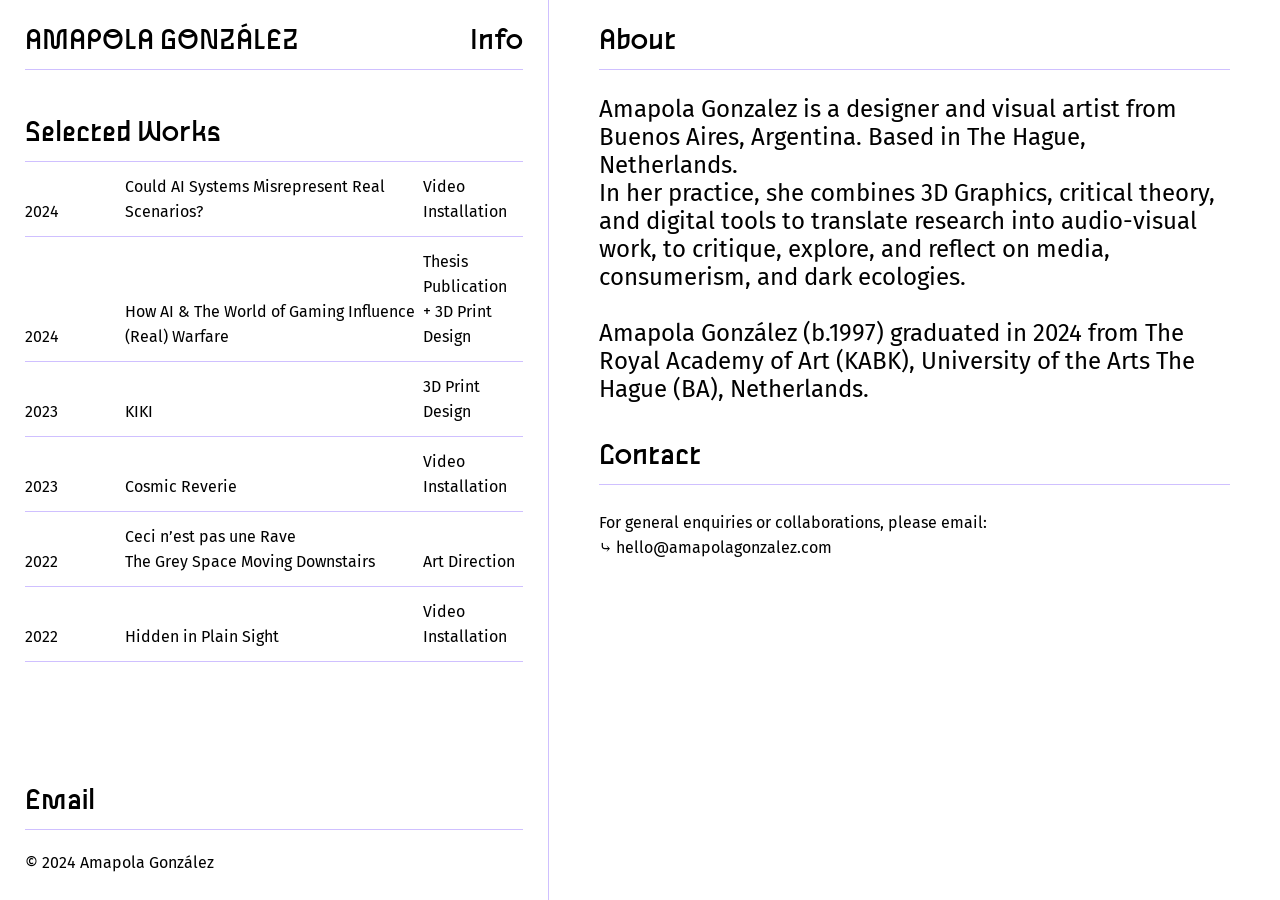
<file: about.html>
<!DOCTYPE html>
<html lang="en">
<head>
    <meta charset="UTF-8">
    <meta name="viewport" content="width=device-width, initial-scale=1.0">
    <link rel="stylesheet" href="style.css">
    
    <title>About</title>
    <link rel="icon" type="image/x-icon" href="/assets/images/favicon/icon.png">

<link rel="preconnect" href="https://fonts.googleapis.com">
<link rel="preconnect" href="https://fonts.gstatic.com" crossorigin>
<link href="https://fonts.googleapis.com/css2?family=Fira+Sans:ital,wght@0,100;0,200;0,300;0,400;0,500;0,600;0,700;0,800;0,900;1,100;1,200;1,300;1,400;1,500;1,600;1,700;1,800;1,900&family=Signika:wght@300..700&display=swap" rel="stylesheet">

<link rel="preconnect" href="https://fonts.googleapis.com">
<link rel="preconnect" href="https://fonts.gstatic.com" crossorigin>
<link href="https://fonts.googleapis.com/css2?family=Fira+Mono:wght@400;500;700&display=swap" rel="stylesheet">
</head>
<body>
<div class="grid-container">
    
    <div class="grid-item grid-item-1">
        <div class="subgrid-sidebar-item subgrid-sidebar-item-1">
            <div class="header-subgrid-item header-subgrid-item-1">
            <a href="index.html"><h1 class="name" >AMAPOLA GONZÁLEZ</h1></a>
            </div>
            <div class="header-subgrid-item header-subgrid-item-2">
            <a href="about.html"><h1 id="info">Info</h1></a>
            </div>
            
        </div>

        <!-- Profile picture -->
        <!-- <div class="subgrid-sidebar-item subgrid-sidebar-item-2">
            <div class="bio">
                <div class="profile-picture-single-slideshow-item">
                    <img src="assets/images/profile picture/1.webp" alt="grad-show-1"  width="100%" height="100%">
                </div>
            </div>
        </div> -->

        <div class="subgrid-sidebar-item subgrid-sidebar-item-4">
            <div class="artworks-comissions-list"><h1>Selected Works</h1></div>

            <a href="kabk-2024-gd-grad-show.html"><div class="innergrid-work-item innergrid-work-item-1">

                <div class="work-item work-item-1">
                <h4>2024</h4>
                </div>
                <div class="work-item work-item-2">
                <h4>Could AI Systems Misrepresent Real Scenarios?</h4>
                </div>
                <div class="work-item work-item-3">
                <h4>Video Installation</h4>
                </div>
                
            </div></a>
            
          
            <a href="kabk-2024-gd-graduation-thesis.html"><div class="innergrid-work-item innergrid-work-item-2">

                <div class="work-item work-item-1">
                <h4>2024</h4>
                </div>
                <div class="work-item work-item-2">
                <h4>How AI & The World of Gaming Influence (Real) Warfare</h4>
                </div>
                <div class="work-item work-item-3">
                <h4>Thesis Publication<br>+ 3D Print Design</h4>
                </div>

            </div></a>
            

            <a href="kabk-2023-3d-lab-kiki-bag.html"><div class="innergrid-work-item innergrid-work-item-3">

                <div class="work-item work-item-1">
                <h4>2023</h4>
                </div>
                <div class="work-item work-item-2">
                <h4>KIKI</h4>
                </div>
                <div class="work-item work-item-3">
                <h4>3D Print Design</h4>
                </div>

            </div></a>
            
            <a href="kabk-2023-buffering-exhibition.html"><div class="innergrid-work-item innergrid-work-item-5">

                <div class="work-item work-item-1">
                <h4>2023</h4>
                </div>
                <div class="work-item work-item-2">
                <h4>Cosmic Reverie</h4>
                </div>
                <div class="work-item work-item-3">
                <h4>Video Installation</h4>
                </div>

            </div></a>

            <a href="the-grey-space-2022-moving-downstairs.html"><div class="innergrid-work-item innergrid-work-item-4">

                <div class="work-item work-item-1">
                <h4>2022</h4>
                </div>
                <div class="work-item work-item-2">
                <h4>Ceci n’est pas une Rave <br> The Grey Space Moving Downstairs</h4>
                </div>
                <div class="work-item work-item-3">
                <h4><br>Art Direction</h4>
                </div>

            </div></a>
            


            <a href="kabk-2022-roots-exhibition.html"><div class="innergrid-work-item innergrid-work-item-5">

                <div class="work-item work-item-1">
                <h4>2022</h4>
                </div>
                <div class="work-item work-item-2">
                <h4>Hidden in Plain Sight</h4>
                </div>
                <div class="work-item work-item-3">
                <h4>Video Installation</h4>
                </div>

            </div></a>
            
            

        </div>
        <div class="subgrid-sidebar-item subgrid-sidebar-item-5">
            <div class="footer-item footer-item-1"><a href="mailto:hello@amapolagonzalez.com"><h1 id="email">Email</h1></a></div>
            <div class="footer-item footer-item-2"><h4>© 2024 Amapola González</h4></div>
        </div>
    </div>

    <div class="grid-item grid-item-2">
        <div id="info-desktop" class="slideshow-item slideshow-item-1"><h1>About</h1></div>

        <div class="index-slideshow-grid">

            
            <div class="content-subgrid-sidebar-item content-subgrid-sidebar-item-1">
                <div class="mobile-header-subgrid-item header-subgrid-item-1">
                <a href="index.html"><h1 class="name">AMAPOLA GONZÁLEZ</h1></a>
                </div>
                
                <div class="mobile-header-subgrid-item header-subgrid-item-1">
                <a href="index.html"><a href="artworks.html"><h1 class="artworks">Artworks</h1></a></h1></a>
                    </div>

                <div class="mobile-header-subgrid-item header-subgrid-item-1">
                    <a href="about.html"><h1 class="info" id="info">Info</h1></a>
                    </div>
            </div>
                
        </div>
        
        

        <div class="about-slideshow-grid">


       

        <div id="about-mobile" class="about-slideshow-item about-slideshow-item-1">
            <h1 >About</h1>
        </div>

        <div class="about-slideshow-item about-slideshow-item-2">
            <h2>Amapola Gonzalez is a designer and visual artist from Buenos Aires, Argentina. Based in The Hague, Netherlands.
                <br>In her practice, she combines 3D Graphics, critical theory, and digital tools to translate research into audio-visual work, to critique, explore, and reflect on media, consumerism, and dark ecologies.
                
                <br><br>
                Amapola González (b.1997) graduated in 2024 from The Royal Academy of Art (KABK), University of the Arts The Hague (BA), Netherlands.
            </h2>
        </div>

        <div class="about-slideshow-item about-slideshow-item-3">
            <h1>Contact</h1>
        </div>

        <div class="about-slideshow-item about-slideshow-item-4">

            <h4>For general enquiries or collaborations,
                please email:
                <br>&#10551; <a href="mailto:hello@amapolagonzalez.com">hello@amapolagonzalez.com</a>
                <br>
                <br>
            </h4>
        </div>
        
       
    </div>

        
    </div>
</div>
    
</body>
</html>
</file>
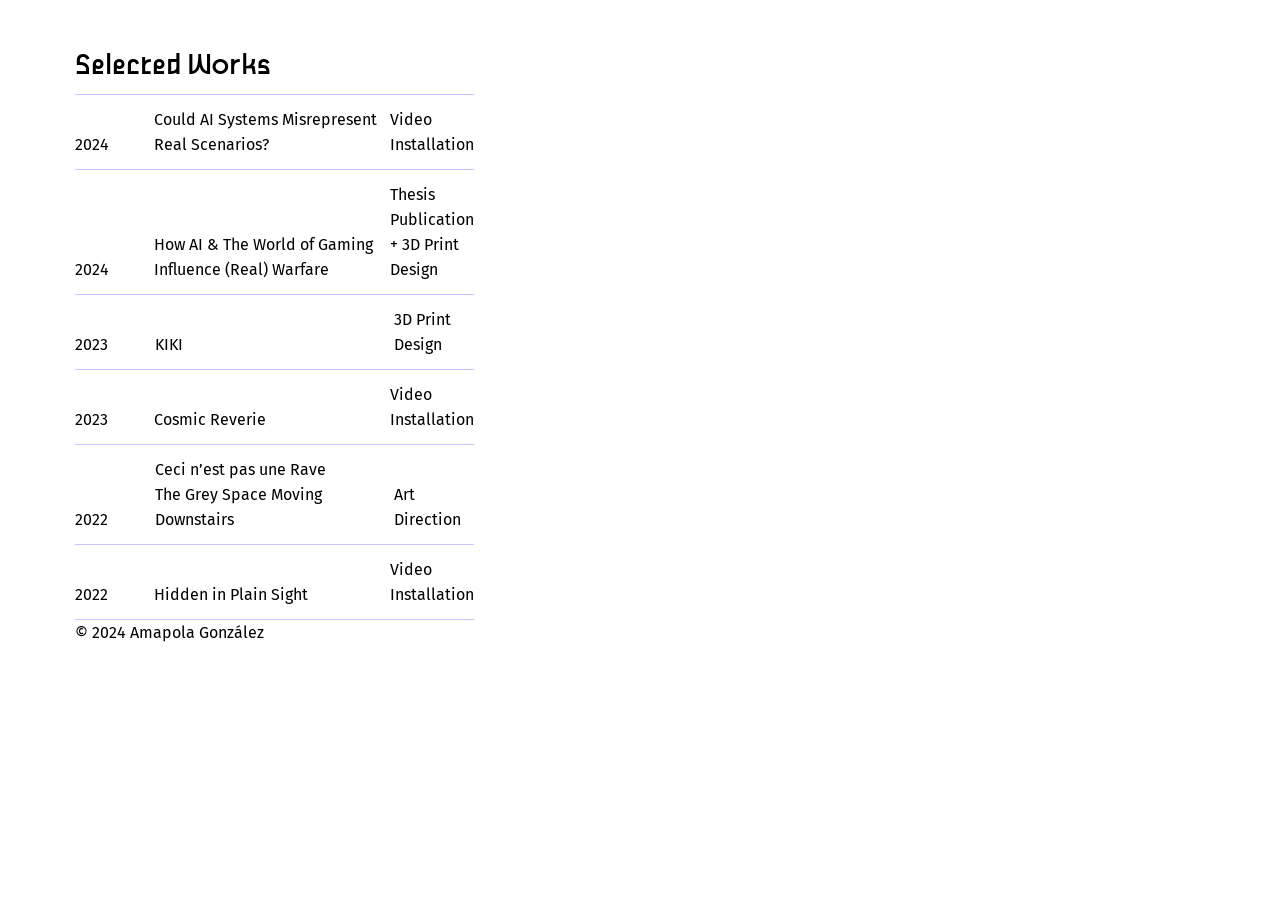
<file: artworks.html>
<!DOCTYPE html>
<html lang="en">
<head>
    <meta charset="UTF-8">
    <meta name="viewport" content="width=device-width, initial-scale=1.0">
    <link rel="stylesheet" href="style.css">
    
    <title>Artworks</title>
    <link rel="icon" type="image/x-icon" href="/assets/images/favicon/icon.png">

<link rel="preconnect" href="https://fonts.googleapis.com">
<link rel="preconnect" href="https://fonts.gstatic.com" crossorigin>
<link href="https://fonts.googleapis.com/css2?family=Fira+Sans:ital,wght@0,100;0,200;0,300;0,400;0,500;0,600;0,700;0,800;0,900;1,100;1,200;1,300;1,400;1,500;1,600;1,700;1,800;1,900&family=Signika:wght@300..700&display=swap" rel="stylesheet">

<link rel="preconnect" href="https://fonts.googleapis.com">
<link rel="preconnect" href="https://fonts.gstatic.com" crossorigin>
<link href="https://fonts.googleapis.com/css2?family=Fira+Mono:wght@400;500;700&display=swap" rel="stylesheet">
</head>
<body>
<div class="grid-container">
    
    <div class="grid-item grid-item-2">

            <div class="content-subgrid-sidebar-item content-subgrid-sidebar-item-1">
                <div class="mobile-header-subgrid-item header-subgrid-item-1">
                <a href="index.html"><h1 class="name">AMAPOLA GONZÁLEZ</h1></a>
                </div>
                
                <div class="mobile-header-subgrid-item header-subgrid-item-1">
                    <a href="index.html"><a href="artworks.html"><h1 class="artworks">Artworks</h1></a></h1></a>
                    </div>

                <div class="mobile-header-subgrid-item header-subgrid-item-1">
                    <a href="about.html"><h1 class="info" id="info">Info</h1></a>
                    </div>
            </div>

            <div class="subgrid-sidebar-item subgrid-sidebar-item-4">
                <div class="artworks-comissions-list"><h1>Selected Works</h1></div>
    
                <a href="kabk-2024-gd-grad-show.html"><div class="innergrid-work-item innergrid-work-item-1">
    
                    <div class="work-item work-item-1">
                    <h4>2024</h4>
                    </div>
                    <div class="work-item work-item-2">
                    <h4>Could AI Systems Misrepresent Real Scenarios?</h4>
                    </div>
                    <div class="work-item work-item-3">
                    <h4>Video Installation</h4>
                    </div>
                    
                </div></a>
                
              
                <a href="kabk-2024-gd-graduation-thesis.html"><div class="innergrid-work-item innergrid-work-item-2">
    
                    <div class="work-item work-item-1">
                    <h4>2024</h4>
                    </div>
                    <div class="work-item work-item-2">
                    <h4>How AI & The World of Gaming Influence (Real) Warfare</h4>
                    </div>
                    <div class="work-item work-item-3">
                    <h4>Thesis Publication<br>+ 3D Print Design</h4>
                    </div>
    
                </div></a>
                
    
                <a href="kabk-2023-3d-lab-kiki-bag.html"><div class="innergrid-work-item innergrid-work-item-3">
    
                    <div class="work-item work-item-1">
                    <h4>2023</h4>
                    </div>
                    <div class="work-item work-item-2">
                    <h4>KIKI</h4>
                    </div>
                    <div class="work-item work-item-3">
                    <h4>3D Print Design</h4>
                    </div>
    
                </div></a>
    
                <a href="kabk-2023-buffering-exhibition.html"><div class="innergrid-work-item innergrid-work-item-5">
    
                    <div class="work-item work-item-1">
                    <h4>2023</h4>
                    </div>
                    <div class="work-item work-item-2">
                    <h4>Cosmic Reverie</h4>
                    </div>
                    <div class="work-item work-item-3">
                    <h4>Video Installation</h4>
                    </div>
    
                </div></a>
                
    
                <a href="the-grey-space-2022-moving-downstairs.html"><div class="innergrid-work-item innergrid-work-item-4">
    
                <div class="work-item work-item-1">
                <h4>2022</h4>
                </div>
                <div class="work-item work-item-2">
                <h4>Ceci n’est pas une Rave <br> The Grey Space Moving Downstairs</h4>
                </div>
                <div class="work-item work-item-3">
                <h4><br>Art Direction</h4>
                </div>
    
                </div></a>
                
    
    
                <a href="kabk-2022-roots-exhibition.html"><div class="innergrid-work-item innergrid-work-item-5">
    
                    <div class="work-item work-item-1">
                    <h4>2022</h4>
                    </div>
                    <div class="work-item work-item-2">
                    <h4>Hidden in Plain Sight</h4>
                    </div>
                    <div class="work-item work-item-3">
                    <h4>Video Installation</h4>
                    </div>
    
                </div></a>
                
                
                <div class="footer-item footer-item-2"><h4 class="h4-artworks-footer">© 2024 Amapola González </h4></div>
            </div>

    </div>

    
</div>
    
</body>
</html>
</file>
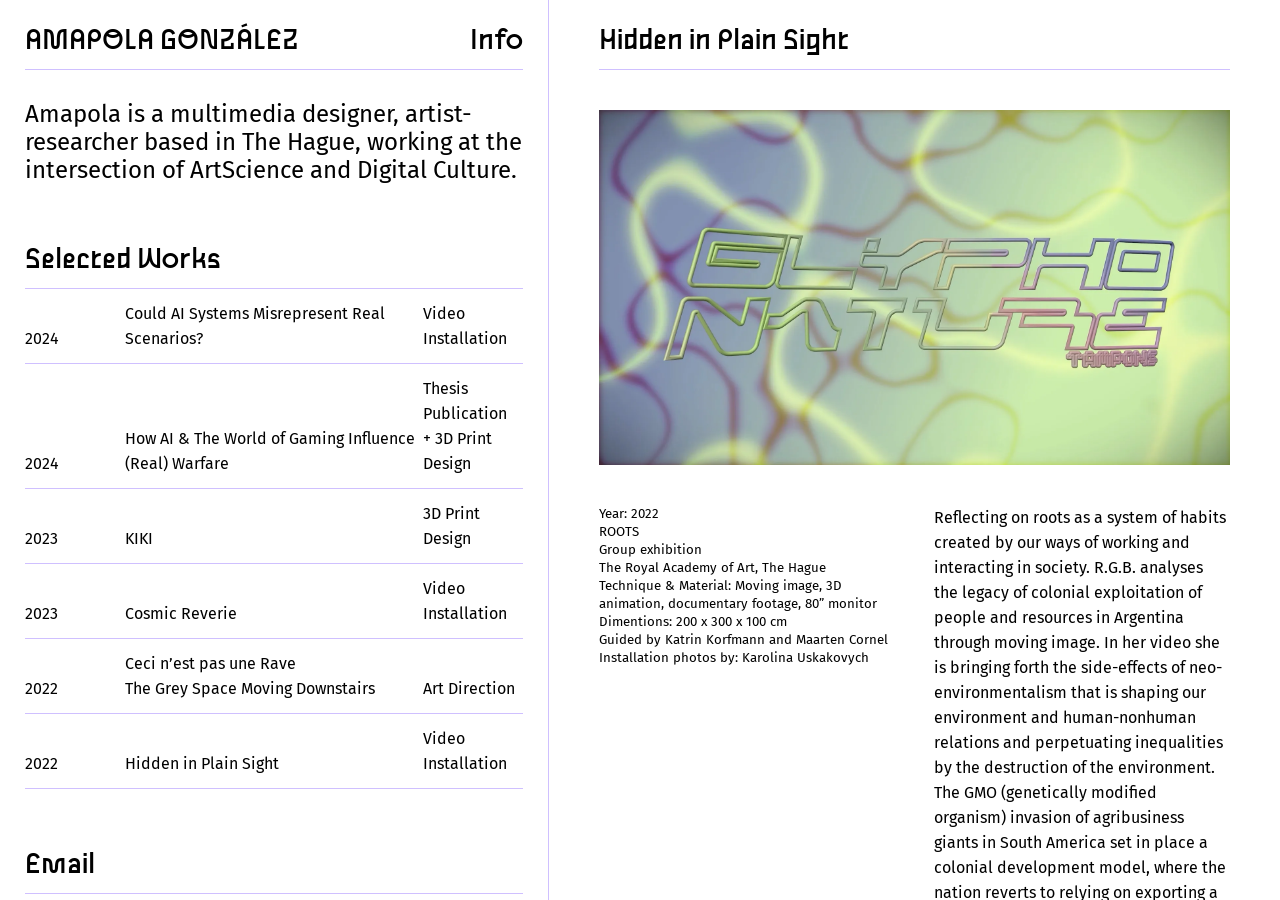
<file: kabk-2022-roots-exhibition.html>
<!DOCTYPE html>
<html lang="en">
<head>
    <meta charset="UTF-8">
    <meta name="viewport" content="width=device-width, initial-scale=1.0">
    <link rel="stylesheet" href="style.css">
    
    <title>Hidden in Plain Sight</title>
    <link rel="icon" type="image/x-icon" href="/assets/images/favicon/icon.png">


<link rel="preconnect" href="https://fonts.googleapis.com">
<link rel="preconnect" href="https://fonts.gstatic.com" crossorigin>
<link href="https://fonts.googleapis.com/css2?family=Fira+Sans:ital,wght@0,100;0,200;0,300;0,400;0,500;0,600;0,700;0,800;0,900;1,100;1,200;1,300;1,400;1,500;1,600;1,700;1,800;1,900&family=Signika:wght@300..700&display=swap" rel="stylesheet">

<link rel="preconnect" href="https://fonts.googleapis.com">
<link rel="preconnect" href="https://fonts.gstatic.com" crossorigin>
<link href="https://fonts.googleapis.com/css2?family=Fira+Mono:wght@400;500;700&display=swap" rel="stylesheet">
</head>
<body>
<div class="grid-container">
    
    <div class="grid-item grid-item-1">
        <div class="subgrid-sidebar-item subgrid-sidebar-item-1">
            <div class="header-subgrid-item header-subgrid-item-1">
            <a href="index.html"><h1 class="name">AMAPOLA GONZÁLEZ</h1></a>
            </div>
            <div class="header-subgrid-item header-subgrid-item-2">
            <a href="about.html"><h1 id="info">Info</h1></a>
            </div>
            
        </div>
        <div class="subgrid-sidebar-item subgrid-sidebar-item-2">
            <h2>Amapola is a multimedia designer, artist-researcher based in The Hague, working at the intersection of ArtScience and Digital Culture.</h2>
        </div>

        <div class="subgrid-sidebar-item subgrid-sidebar-item-4">
            
            <div class="artworks-comissions-list"><h1>Selected Works</h1></div>

            <a href="kabk-2024-gd-grad-show.html"><div class="innergrid-work-item innergrid-work-item-1">

                <div class="work-item work-item-1">
                <h4>2024</h4>
                </div>
                <div class="work-item work-item-2">
                <h4>Could AI Systems Misrepresent Real Scenarios?</h4>
                </div>
                <div class="work-item work-item-3">
                <h4>Video Installation</h4>
                </div>
                
            </div></a>
            
          
            <a href="kabk-2024-gd-graduation-thesis.html"><div class="innergrid-work-item innergrid-work-item-2">

                <div class="work-item work-item-1">
                <h4>2024</h4>
                </div>
                <div class="work-item work-item-2">
                <h4>How AI & The World of Gaming Influence (Real) Warfare</h4>
                </div>
                <div class="work-item work-item-3">
                <h4>Thesis Publication<br>+ 3D Print Design</h4>
                </div>

            </div></a>
            

            <a href="kabk-2023-3d-lab-kiki-bag.html"><div class="innergrid-work-item innergrid-work-item-3">

                <div class="work-item work-item-1">
                <h4>2023</h4>
                </div>
                <div class="work-item work-item-2">
                <h4>KIKI</h4>
                </div>
                <div class="work-item work-item-3">
                <h4>3D Print Design</h4>
                </div>

            </div></a>

            <a href="kabk-2023-buffering-exhibition.html"><div class="innergrid-work-item innergrid-work-item-5">

                <div class="work-item work-item-1">
                <h4>2023</h4>
                </div>
                <div class="work-item work-item-2">
                <h4>Cosmic Reverie</h4>
                </div>
                <div class="work-item work-item-3">
                <h4>Video Installation</h4>
                </div>

            </div></a>
            

            <a href="the-grey-space-2022-moving-downstairs.html"><div class="innergrid-work-item innergrid-work-item-4">

                <div class="work-item work-item-1">
                <h4>2022</h4>
                </div>
                <div class="work-item work-item-2">
                <h4>Ceci n’est pas une Rave <br> The Grey Space Moving Downstairs</h4>
                </div>
                <div class="work-item work-item-3">
                <h4><br>Art Direction</h4>
                </div>

            </div></a>
            


            <a href="kabk-2022-roots-exhibition.html"><div class="innergrid-work-item innergrid-work-item-5">

                <div class="work-item work-item-1">
                <h4>2022</h4>
                </div>
                <div class="work-item work-item-2">
                <h4>Hidden in Plain Sight</h4>
                </div>
                <div class="work-item work-item-3">
                <h4>Video Installation</h4>
                </div>

            </div></a>
            
            

        </div>
        <div class="subgrid-sidebar-item subgrid-sidebar-item-5">
            <div class="footer-item footer-item-1"><a href="mailto:hello@amapolagonzalez.com"><h1 id="email">Email</h1></a></div>
            <div class="footer-item footer-item-2"><h4>© 2024 Amapola González</h4></div>
        </div>
    </div>

    <div class="grid-item grid-item-2">

        <div class="content-subgrid-sidebar-item content-subgrid-sidebar-item-1">
            <div class="mobile-header-subgrid-item header-subgrid-item-1">
            <a href="index.html"><h1 class="name">AMAPOLA GONZÁLEZ</h1></a>
            </div>
            
            <div class="mobile-header-subgrid-item header-subgrid-item-1">
                <a href="index.html"><a href="artworks.html"><h1 id="top-mobile" class="artworks">Artworks</h1></a></h1></a>
                </div>

            <div class="mobile-header-subgrid-item header-subgrid-item-1">
                <a href="about.html"><h1 class="info" id="info">Info</h1></a>
                </div>
        </div>

        <div class="slideshow-grid">
            <div class="slideshow-item slideshow-item-1"><h1 id="top-desktop">Hidden in Plain Sight</h1></div>
            
            <div class="cover-single-slideshow-item">
                <img src="assets/images/Portfolio Images/hidden-in-plain-sight/logo.webp" alt="grad-show-1"  width="100%" height="100%">
            </div>

            <div class="slideshow-item slideshow-item-3">
                <div class="slideshow-item-grid slideshow-item-grid-1"><h5>
                    Year: 2022
                    <br>
                    ROOTS
                    <br>
                    Group exhibition
                    <br>
                    The Royal Academy of Art, The Hague
                    <br>
                    Technique & Material:
                    Moving image, 3D animation, documentary footage, 80” monitor
                    Dimentions: 200 x 300 x 100 cm
                    <br>
                    Guided by Katrin Korfmann and ​​Maarten Cornel
                    <br>
                    Installation photos by: Karolina Uskakovych</h5></div>
                <div class="slideshow-item-grid slideshow-item-grid-2">
                    <p>
                    Reflecting on roots as a system of habits created by our ways of working and interacting in society. R.G.B. analyses the legacy of colonial exploitation of people and resources in Argentina through moving image. In her video she is bringing forth the side-effects of neo-environmentalism that is shaping our environment and human-nonhuman relations and perpetuating inequalities by the destruction of the environment. The GMO (genetically modified organism) invasion of agribusiness giants in South America set in place a colonial development model, where the nation reverts to relying on exporting a single cash crop to First World nations and finally is left with the devastating impact of monoculture, displaced rural populations, nutrient depleted soil, loss of biodiversity, and poisoned communities. Throughout Argentina, there have been reports of intoxication from the herbicide glyphosate which is heavily used to protect transgenic crops.
                    <br>
                    Furthermore, her film is reflecting on a study made by the Socio-Environmental Interaction Space (EMISA) of the University of La Plata, Argentina, explaining that 85% of cotton in personal care products contain glyphosate. In 2015 the World Health Organization declared the herbicide a probable carcinogen.
                    <br>
                    This project aims to play with the absurdity of pervasive chemicals, hiding in items you entrust with your health as a side effect of biotechnology progress.
                    </p>
                </div>
            </div>

            <div class="single-slideshow-item">
                <img src="assets/images/Portfolio Images/hidden-in-plain-sight/1.webp" alt="grad-show-1"  width="100%" height="100%">
            </div>

            <div class="single-slideshow-item">
                <img src="assets/images/Portfolio Images/hidden-in-plain-sight/real-packaging.webp" alt="grad-show-1"  width="100%" height="100%">
            </div>

            <div class="single-slideshow-item">
                <img src="assets/images/Portfolio Images/hidden-in-plain-sight/3.webp" alt="grad-show-1"  width="100%" height="100%">
            </div>



            <!-- Left footer -->
            <div class="slideshow-item slideshow-item-7">
                <div class="mobile-artworks-navigation">
                    <a href="kabk-2024-gd-grad-show.html"><h1>Next Project&rarr;</h1></a>
                </div>

                <div class="mobile-artworks-navigation">
                    <a class="top-desktop" href="#top-desktop"><h1>Top&uarr;</h1></a>
                    <a class="top-mobile" href="#top-mobile"><h1>Top&uarr;</h1></a>
                </div>
            </div>

        </div>
    </div>
</div>
    
</body>
</html>
</file>
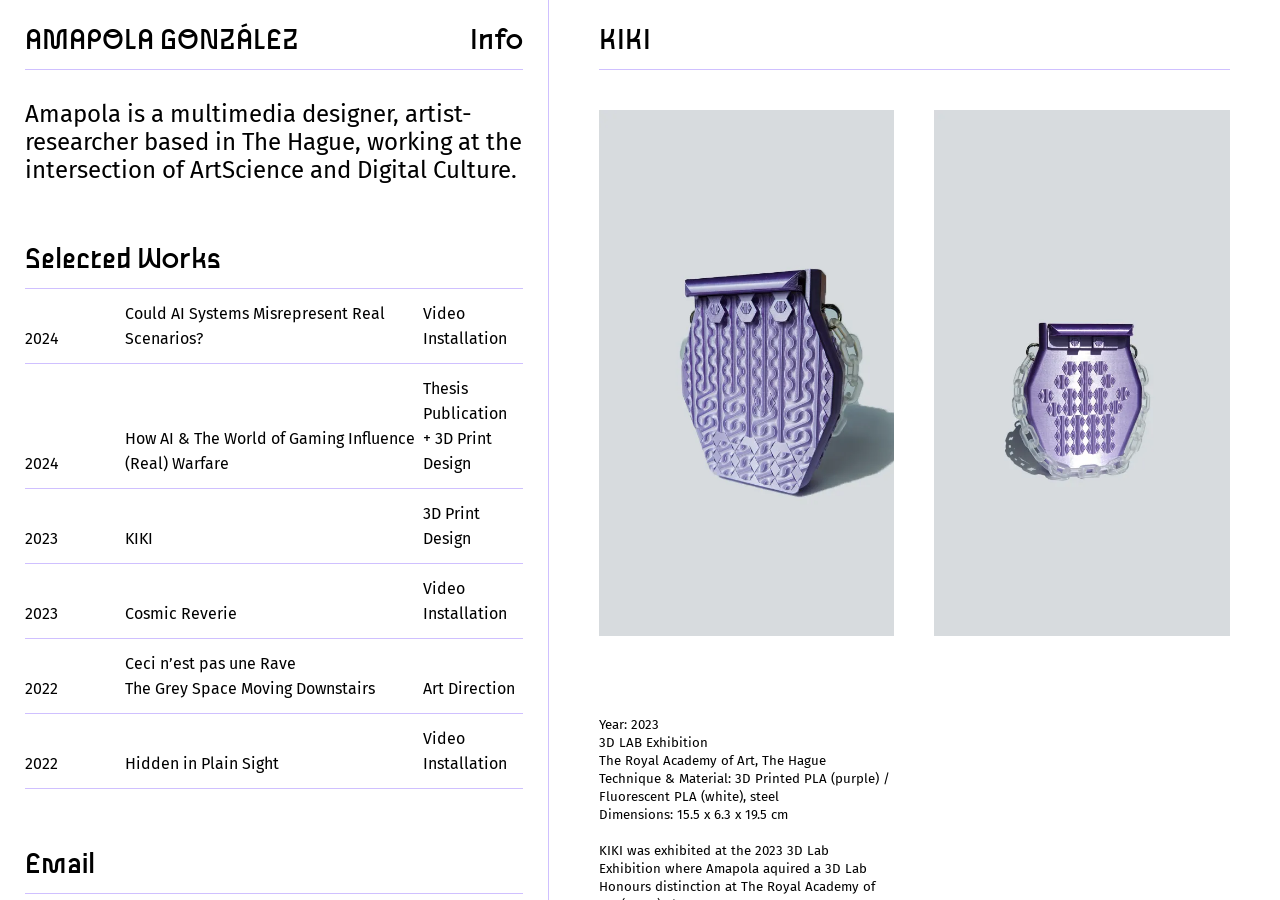
<file: kabk-2023-3d-lab-kiki-bag.html>
<!DOCTYPE html>
<html lang="en">
<head>
    <meta charset="UTF-8">
    <meta name="viewport" content="width=device-width, initial-scale=1.0">
    <link rel="stylesheet" href="style.css">
    
    <title>KIKI</title>
    <link rel="icon" type="image/x-icon" href="/assets/images/favicon/icon.png">


<link rel="preconnect" href="https://fonts.googleapis.com">
<link rel="preconnect" href="https://fonts.gstatic.com" crossorigin>
<link href="https://fonts.googleapis.com/css2?family=Fira+Sans:ital,wght@0,100;0,200;0,300;0,400;0,500;0,600;0,700;0,800;0,900;1,100;1,200;1,300;1,400;1,500;1,600;1,700;1,800;1,900&family=Signika:wght@300..700&display=swap" rel="stylesheet">

<link rel="preconnect" href="https://fonts.googleapis.com">
<link rel="preconnect" href="https://fonts.gstatic.com" crossorigin>
<link href="https://fonts.googleapis.com/css2?family=Fira+Mono:wght@400;500;700&display=swap" rel="stylesheet">
</head>
<body>
<div class="grid-container">
    
    <div class="grid-item grid-item-1">
        <div class="subgrid-sidebar-item subgrid-sidebar-item-1">
            <div class="header-subgrid-item header-subgrid-item-1">
            <a href="index.html"><h1 class="name">AMAPOLA GONZÁLEZ</h1></a>
            </div>
            <div class="header-subgrid-item header-subgrid-item-2">
            <a href="about.html"><h1 id="info">Info</h1></a>
            </div>
            
        </div>
        <div class="subgrid-sidebar-item subgrid-sidebar-item-2">
            <h2>Amapola is a multimedia designer, artist-researcher based in The Hague, working at the intersection of ArtScience and Digital Culture.</h2>
        </div>

        <div class="subgrid-sidebar-item subgrid-sidebar-item-4">
            
            <div class="artworks-comissions-list"><h1>Selected Works</h1></div>
            
            <a href="kabk-2024-gd-grad-show.html"><div class="innergrid-work-item innergrid-work-item-1">

                <div class="work-item work-item-1">
                <h4>2024</h4>
                </div>
                <div class="work-item work-item-2">
                <h4>Could AI Systems Misrepresent Real Scenarios?</h4>
                </div>
                <div class="work-item work-item-3">
                <h4>Video Installation</h4>
                </div>
                
            </div></a>
            
          
            <a href="kabk-2024-gd-graduation-thesis.html"><div class="innergrid-work-item innergrid-work-item-2">

                <div class="work-item work-item-1">
                <h4>2024</h4>
                </div>
                <div class="work-item work-item-2">
                <h4>How AI & The World of Gaming Influence (Real) Warfare</h4>
                </div>
                <div class="work-item work-item-3">
                <h4>Thesis Publication<br>+ 3D Print Design</h4>
                </div>

            </div></a>
            

            <a href="kabk-2023-3d-lab-kiki-bag.html"><div class="innergrid-work-item innergrid-work-item-3">

                <div class="work-item work-item-1">
                <h4>2023</h4>
                </div>
                <div class="work-item work-item-2">
                <h4>KIKI</h4>
                </div>
                <div class="work-item work-item-3">
                <h4>3D Print Design</h4>
                </div>

            </div></a>

            <a href="kabk-2023-buffering-exhibition.html"><div class="innergrid-work-item innergrid-work-item-5">

                <div class="work-item work-item-1">
                <h4>2023</h4>
                </div>
                <div class="work-item work-item-2">
                <h4>Cosmic Reverie</h4>
                </div>
                <div class="work-item work-item-3">
                <h4>Video Installation</h4>
                </div>

            </div></a>
            

            <a href="the-grey-space-2022-moving-downstairs.html"><div class="innergrid-work-item innergrid-work-item-4">

                <div class="work-item work-item-1">
                <h4>2022</h4>
                </div>
                <div class="work-item work-item-2">
                <h4>Ceci n’est pas une Rave <br> The Grey Space Moving Downstairs</h4>
                </div>
                <div class="work-item work-item-3">
                <h4><br>Art Direction</h4>
                </div>

            </div></a>
            


            <a href="kabk-2022-roots-exhibition.html"><div class="innergrid-work-item innergrid-work-item-5">

                <div class="work-item work-item-1">
                <h4>2022</h4>
                </div>
                <div class="work-item work-item-2">
                <h4>Hidden in Plain Sight</h4>
                </div>
                <div class="work-item work-item-3">
                <h4>Video Installation</h4>
                </div>

            </div></a>
            
            

        </div>
        <div class="subgrid-sidebar-item subgrid-sidebar-item-5">
            <div class="footer-item footer-item-1"><a href="mailto:hello@amapolagonzalez.com"><h1 id="email">Email</h1></a></div>
            <div class="footer-item footer-item-2"><h4>© 2024 Amapola González</h4></div>
        </div>
    </div>

    <div class="grid-item grid-item-2">
        
        <div class="content-subgrid-sidebar-item content-subgrid-sidebar-item-1">
            <div class="mobile-header-subgrid-item header-subgrid-item-1">
            <a href="index.html"><h1 class="name">AMAPOLA GONZÁLEZ</h1></a>
            </div>
            
            <div class="mobile-header-subgrid-item header-subgrid-item-1">
                <a href="index.html"><a href="artworks.html"><h1 id="top-mobile" class="artworks">Artworks</h1></a></h1></a>
                </div>

            <div class="mobile-header-subgrid-item header-subgrid-item-1">
                <a href="about.html"><h1 class="info" id="info">Info</h1></a>
                </div>
        </div>

            <div class="slideshow-grid">

            <div class="slideshow-item slideshow-item-1"><h1 id="top-desktop">KIKI</h1></div>
            
            <div class="cover-double-slideshow-item">
                <img src="assets/images/Portfolio Images/bags/10.webp" alt="grad-show-3"  width="100%" height="100%">

                <img src="assets/images/Portfolio Images/bags/3.webp" alt="grad-show-3"  width="100%" height="100%">
            </div>

            <div class="slideshow-item slideshow-item-3">
                <div class="slideshow-item-grid slideshow-item-grid-1"><h5 class="h5-single-block">
                    Year: 2023
                    <br>
                    3D LAB Exhibition
                    <br>
                    The Royal Academy of Art, The Hague
                    <br>
                    Technique & Material: 3D Printed PLA (purple) / Fluorescent PLA (white), steel
                    <br>
                    Dimensions: 15.5 x 6.3 x 19.5 cm
                    <br>
                    <br>
                    KIKI was exhibited at the 2023 3D Lab Exhibition where Amapola aquired a 3D Lab Honours distinction at The Royal Academy of Art (KABK) The Hague, NL
                    </h5>
                    </div>

            </div>

            <div class="slideshow-item slideshow-item-4">
                <img src="assets/images/Portfolio Images/bags/7.webp" alt="grad-show-3"  width="100%" height="100%">
                <div class="slideshow-item-grid slideshow-item-grid-3"><img src="assets/images/Portfolio Images/bags/6.webp" alt="grad-show-3"  width="100%" height="100%"></div>
            </div>

            <div class="slideshow-item slideshow-item-5">
                <div class="slideshow-item-grid slideshow-item-grid-4"><img src="assets/images/Portfolio Images/bags/8.webp" alt="grad-show-3"  width="100%" height="100%"></div>
                <div class="slideshow-item-grid slideshow-item-grid-5"><img src="assets/images/Portfolio Images/bags/5.webp" alt="grad-show-3"  width="100%" height="100%"></div>
            </div>

            <div class="slideshow-item slideshow-item-5">
                <div class="slideshow-item-grid slideshow-item-grid-4"><img src="assets/images/Portfolio Images/bags/back-white-bag-2.webp" alt="grad-show-3"  width="100%" height="100%"></div>
                <div class="slideshow-item-grid slideshow-item-grid-5"><img src="assets/images/Portfolio Images/bags/front-white-bag.webp" alt="grad-show-3"  width="100%" height="100%"></div>
            </div>
            <!-- Left footer -->
            <div class="slideshow-item slideshow-item-7">
                <div class="mobile-artworks-navigation">
                    <a href="kabk-2023-buffering-exhibition.html"><h1>Next Project&rarr;</h1></a>
                </div>

                <div class="mobile-artworks-navigation">
                    <a class="top-desktop" href="#top-desktop"><h1>Top&uarr;</h1></a>
                    <a class="top-mobile" href="#top-mobile"><h1>Top&uarr;</h1></a>
                </div>
            </div>

        </div>
    </div>
</div>
    
</body>
</html>
</file>
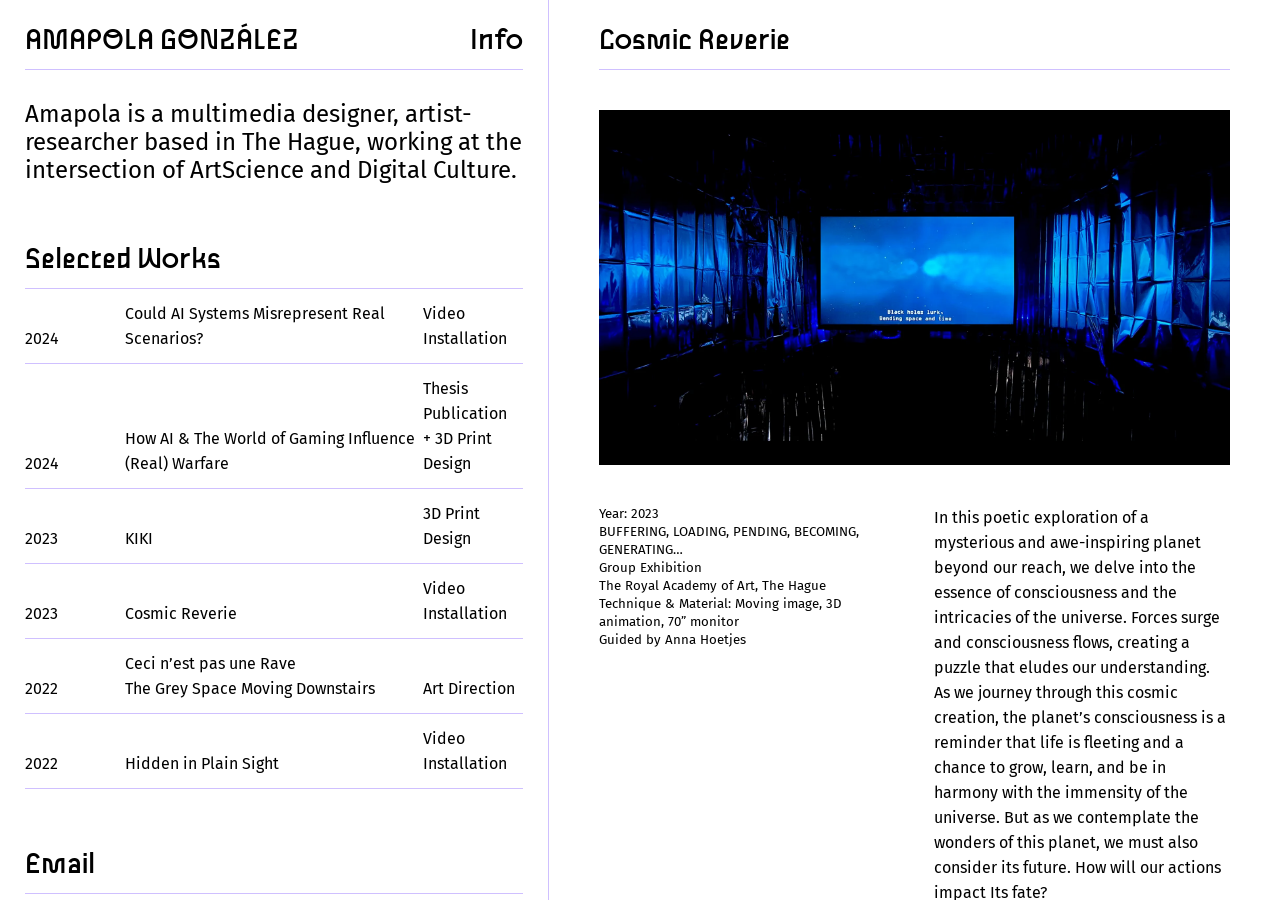
<file: kabk-2023-buffering-exhibition.html>
<!DOCTYPE html>
<html lang="en">
<head>
    <meta charset="UTF-8">
    <meta name="viewport" content="width=device-width, initial-scale=1.0">
    <link rel="stylesheet" href="style.css">
    
    <title>Cosmic Reverie</title>
    <link rel="icon" type="image/x-icon" href="/assets/images/favicon/icon.png">


<link rel="preconnect" href="https://fonts.googleapis.com">
<link rel="preconnect" href="https://fonts.gstatic.com" crossorigin>
<link href="https://fonts.googleapis.com/css2?family=Fira+Sans:ital,wght@0,100;0,200;0,300;0,400;0,500;0,600;0,700;0,800;0,900;1,100;1,200;1,300;1,400;1,500;1,600;1,700;1,800;1,900&family=Signika:wght@300..700&display=swap" rel="stylesheet">

<link rel="preconnect" href="https://fonts.googleapis.com">
<link rel="preconnect" href="https://fonts.gstatic.com" crossorigin>
<link href="https://fonts.googleapis.com/css2?family=Fira+Mono:wght@400;500;700&display=swap" rel="stylesheet">
</head>
<body>
<div class="grid-container">
    
    <div class="grid-item grid-item-1">
        <div class="subgrid-sidebar-item subgrid-sidebar-item-1">
            <div class="header-subgrid-item header-subgrid-item-1">
            <a href="index.html"><h1 class="name">AMAPOLA GONZÁLEZ</h1></a>
            </div>
            <div class="header-subgrid-item header-subgrid-item-2">
            <a href="about.html"><h1 id="info">Info</h1></a>
            </div>
            
        </div>
        <div class="subgrid-sidebar-item subgrid-sidebar-item-2">
            <h2>Amapola is a multimedia designer, artist-researcher based in The Hague, working at the intersection of ArtScience and Digital Culture.</h2>
        </div>

        <div class="subgrid-sidebar-item subgrid-sidebar-item-4">
            
            <div class="artworks-comissions-list"><h1>Selected Works</h1></div>

            <a href="kabk-2024-gd-grad-show.html"><div class="innergrid-work-item innergrid-work-item-1">

                <div class="work-item work-item-1">
                <h4>2024</h4>
                </div>
                <div class="work-item work-item-2">
                <h4>Could AI Systems Misrepresent Real Scenarios?</h4>
                </div>
                <div class="work-item work-item-3">
                <h4>Video Installation</h4>
                </div>
                
            </div></a>
            
          
            <a href="kabk-2024-gd-graduation-thesis.html"><div class="innergrid-work-item innergrid-work-item-2">

                <div class="work-item work-item-1">
                <h4>2024</h4>
                </div>
                <div class="work-item work-item-2">
                <h4>How AI & The World of Gaming Influence (Real) Warfare</h4>
                </div>
                <div class="work-item work-item-3">
                <h4>Thesis Publication<br>+ 3D Print Design</h4>
                </div>

            </div></a>
            

            <a href="kabk-2023-3d-lab-kiki-bag.html"><div class="innergrid-work-item innergrid-work-item-3">

                <div class="work-item work-item-1">
                <h4>2023</h4>
                </div>
                <div class="work-item work-item-2">
                <h4>KIKI</h4>
                </div>
                <div class="work-item work-item-3">
                <h4>3D Print Design</h4>
                </div>

            </div></a>

            <a href="kabk-2023-buffering-exhibition.html"><div class="innergrid-work-item innergrid-work-item-5">

                <div class="work-item work-item-1">
                <h4>2023</h4>
                </div>
                <div class="work-item work-item-2">
                <h4>Cosmic Reverie</h4>
                </div>
                <div class="work-item work-item-3">
                <h4>Video Installation</h4>
                </div>

            </div></a>
            

            <a href="the-grey-space-2022-moving-downstairs.html"><div class="innergrid-work-item innergrid-work-item-4">

                <div class="work-item work-item-1">
                <h4>2022</h4>
                </div>
                <div class="work-item work-item-2">
                <h4>Ceci n’est pas une Rave <br> The Grey Space Moving Downstairs</h4>
                </div>
                <div class="work-item work-item-3">
                <h4><br>Art Direction</h4>
                </div>

            </div></a>


            <a href="kabk-2022-roots-exhibition.html"><div class="innergrid-work-item innergrid-work-item-5">

                <div class="work-item work-item-1">
                <h4>2022</h4>
                </div>
                <div class="work-item work-item-2">
                <h4>Hidden in Plain Sight</h4>
                </div>
                <div class="work-item work-item-3">
                <h4>Video Installation</h4>
                </div>

            </div></a>

        </div>
        <div class="subgrid-sidebar-item subgrid-sidebar-item-5">
            <div class="footer-item footer-item-1"><a href="mailto:hello@amapolagonzalez.com"><h1 id="email">Email</h1></a></div>
            <div class="footer-item footer-item-2"><h4>© 2024 Amapola González</h4></div>
        </div>
    </div>

    <div class="grid-item grid-item-2">

        <div class="content-subgrid-sidebar-item content-subgrid-sidebar-item-1">
            <div class="mobile-header-subgrid-item header-subgrid-item-1">
            <a href="index.html"><h1 class="name">AMAPOLA GONZÁLEZ</h1></a>
            </div>
            
            <div class="mobile-header-subgrid-item header-subgrid-item-1">
                <a href="index.html"><a href="artworks.html"><h1 id="top-mobile" class="artworks">Artworks</h1></a></h1></a>
                </div>

            <div class="mobile-header-subgrid-item header-subgrid-item-1">
                <a href="about.html"><h1 class="info" id="info">Info</h1></a>
                </div>
        </div>

        <div class="slideshow-grid">
            <div class="slideshow-item slideshow-item-1"><h1 id="top-desktop">Cosmic Reverie</h1></div>
            
            <div class="cover-single-slideshow-item">
                <img src="assets/images/Portfolio Images/buffering/3.webp" alt="grad-show-1"  width="100%" height="100%">
            </div>

            <div class="slideshow-item slideshow-item-3">
                <div class="slideshow-item-grid slideshow-item-grid-1"><h5>
                    Year: 2023
                    <br>
                    BUFFERING, LOADING, PENDING, BECOMING, GENERATING…
                    <br>
                    Group Exhibition
                    <br>
                    The Royal Academy of Art, The Hague
                    <br>
                    Technique & Material:
                    Moving image, 3D animation, 70” monitor
                    <br>
                    Guided by Anna Hoetjes
                    </h5>
                </div>
                <div class="slideshow-item-grid slideshow-item-grid-2">
                    <p>
                        In this poetic exploration of a mysterious and awe-inspiring planet beyond our reach, we delve into the essence of consciousness and the intricacies of the universe. Forces surge and consciousness flows, creating a puzzle that eludes our understanding. As we journey through this cosmic creation, the planet’s consciousness is a reminder that life is fleeting and a chance to grow, learn, and be in harmony with the immensity of the universe. But as we contemplate the wonders of this planet, we must also consider its future.
                        How will our actions impact Its fate?
                    </p>
                   
                </div>
            </div>

            <div class="single-slideshow-item">
                <img src="assets/images/Portfolio Images/buffering/2.webp" alt="grad-show-1"  width="100%" height="100%">
            </div>

            <div class="single-slideshow-item">
                <img src="assets/images/Portfolio Images/buffering/1.webp" alt="grad-show-1"  width="100%" height="100%">
            </div>




            <!-- Left footer -->
            <div class="slideshow-item slideshow-item-7">
                <div class="mobile-artworks-navigation">
                    <a href="the-grey-space-2022-moving-downstairs.html"><h1>Next Project&rarr;</h1></a>
                </div>

                <div class="mobile-artworks-navigation">
                    <a class="top-desktop" href="#top-desktop"><h1>Top&uarr;</h1></a>
                    <a class="top-mobile" href="#top-mobile"><h1>Top&uarr;</h1></a>
                </div>
            </div>

        </div>
    </div>
</div>
    
</body>
</html>
</file>
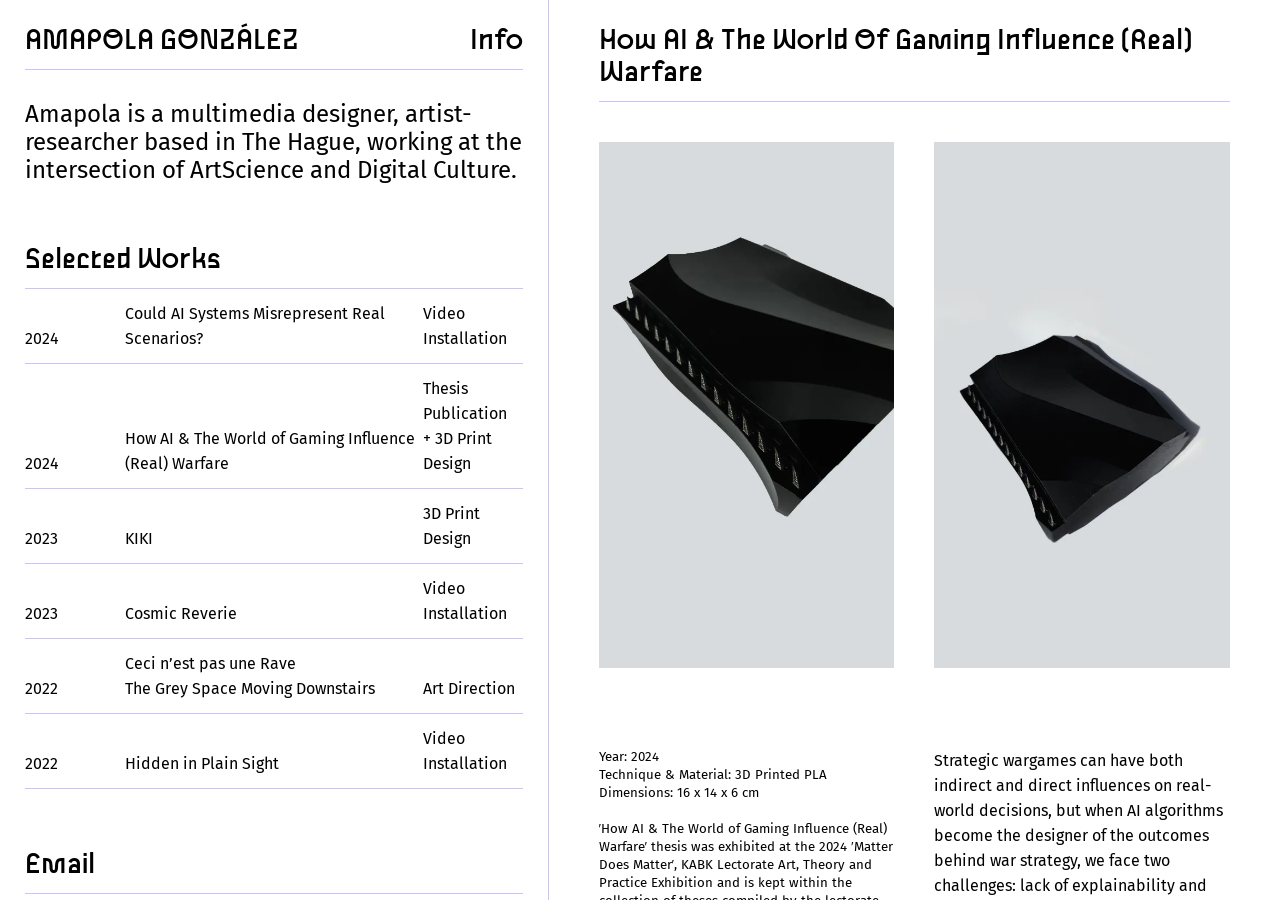
<file: kabk-2024-gd-graduation-thesis.html>
<!DOCTYPE html>
<html lang="en">
<head>
    <meta charset="UTF-8">
    <meta name="viewport" content="width=device-width, initial-scale=1.0">
    <link rel="stylesheet" href="style.css">
    
    <title>How AI & The World Of Gaming Influence (Real) Warfare</title>
    <link rel="icon" type="image/x-icon" href="/assets/images/favicon/icon.png">


<link rel="preconnect" href="https://fonts.googleapis.com">
<link rel="preconnect" href="https://fonts.gstatic.com" crossorigin>
<link href="https://fonts.googleapis.com/css2?family=Fira+Sans:ital,wght@0,100;0,200;0,300;0,400;0,500;0,600;0,700;0,800;0,900;1,100;1,200;1,300;1,400;1,500;1,600;1,700;1,800;1,900&family=Signika:wght@300..700&display=swap" rel="stylesheet">

<link rel="preconnect" href="https://fonts.googleapis.com">
<link rel="preconnect" href="https://fonts.gstatic.com" crossorigin>
<link href="https://fonts.googleapis.com/css2?family=Fira+Mono:wght@400;500;700&display=swap" rel="stylesheet">
</head>
<body>
<div class="grid-container">
    
    <div class="grid-item grid-item-1">
        <div class="subgrid-sidebar-item subgrid-sidebar-item-1">
            <div class="header-subgrid-item header-subgrid-item-1">
            <a href="index.html"><h1 class="name">AMAPOLA GONZÁLEZ</h1></a>
            </div>
            <div class="header-subgrid-item header-subgrid-item-2">
            <a href="about.html"><h1 id="info">Info</h1></a>
            </div>
            
        </div>
        <div class="subgrid-sidebar-item subgrid-sidebar-item-2">
            <h2>Amapola is a multimedia designer, artist-researcher based in The Hague, working at the intersection of ArtScience and Digital Culture.</h2>
        </div>

        <div class="subgrid-sidebar-item subgrid-sidebar-item-4">
            
            <div class="artworks-comissions-list"><h1>Selected Works</h1></div>
            
            <a href="kabk-2024-gd-grad-show.html"><div class="innergrid-work-item innergrid-work-item-1">

                <div class="work-item work-item-1">
                <h4>2024</h4>
                </div>
                <div class="work-item work-item-2">
                <h4>Could AI Systems Misrepresent Real Scenarios?</h4>
                </div>
                <div class="work-item work-item-3">
                <h4>Video Installation</h4>
                </div>
                
            </div></a>
            
          
            <a href="kabk-2024-gd-graduation-thesis.html"><div class="innergrid-work-item innergrid-work-item-2">

                <div class="work-item work-item-1">
                <h4>2024</h4>
                </div>
                <div class="work-item work-item-2">
                <h4>How AI & The World of Gaming Influence (Real) Warfare</h4>
                </div>
                <div class="work-item work-item-3">
                <h4>Thesis Publication<br>+ 3D Print Design</h4>
                </div>

            </div></a>
            

            <a href="kabk-2023-3d-lab-kiki-bag.html"><div class="innergrid-work-item innergrid-work-item-3">

                <div class="work-item work-item-1">
                <h4>2023</h4>
                </div>
                <div class="work-item work-item-2">
                <h4>KIKI</h4>
                </div>
                <div class="work-item work-item-3">
                <h4>3D Print Design</h4>
                </div>

            </div></a>

            <a href="kabk-2023-buffering-exhibition.html"><div class="innergrid-work-item innergrid-work-item-5">

                <div class="work-item work-item-1">
                <h4>2023</h4>
                </div>
                <div class="work-item work-item-2">
                <h4>Cosmic Reverie</h4>
                </div>
                <div class="work-item work-item-3">
                <h4>Video Installation</h4>
                </div>

            </div></a>
            

            <a href="the-grey-space-2022-moving-downstairs.html"><div class="innergrid-work-item innergrid-work-item-4">

                <div class="work-item work-item-1">
                <h4>2022</h4>
                </div>
                <div class="work-item work-item-2">
                <h4>Ceci n’est pas une Rave <br> The Grey Space Moving Downstairs</h4>
                </div>
                <div class="work-item work-item-3">
                <h4><br>Art Direction</h4>
                </div>

            </div></a>
            


            <a href="kabk-2022-roots-exhibition.html"><div class="innergrid-work-item innergrid-work-item-5">

                <div class="work-item work-item-1">
                <h4>2022</h4>
                </div>
                <div class="work-item work-item-2">
                <h4>Hidden in Plain Sight</h4>
                </div>
                <div class="work-item work-item-3">
                <h4>Video Installation</h4>
                </div>

            </div></a>
            
            

        </div>
        <div class="subgrid-sidebar-item subgrid-sidebar-item-5">
            <div class="footer-item footer-item-1"><a href="mailto:hello@amapolagonzalez.com"><h1 id="email">Email</h1></a></div>
            <div class="footer-item footer-item-2"><h4>© 2024 Amapola González</h4></div>
        </div>
    </div>

    <div class="grid-item grid-item-2">
        
            <div class="content-subgrid-sidebar-item content-subgrid-sidebar-item-1">
                <div class="mobile-header-subgrid-item header-subgrid-item-1">
                <a href="index.html"><h1 class="name">AMAPOLA GONZÁLEZ</h1></a>
                </div>
                
                <div class="mobile-header-subgrid-item header-subgrid-item-1">
                    <a href="index.html"><a href="artworks.html"><h1 id="top-mobile" class="artworks">Artworks</h1></a></h1></a>
                    </div>

                <div class="mobile-header-subgrid-item header-subgrid-item-1">
                    <a href="about.html"><h1 class="info" id="info">Info</h1></a>
                    </div>
            </div>

            <div class="slideshow-grid">

            <div class="slideshow-item slideshow-item-1"><h1 id="top-desktop">How AI & The World Of Gaming
                Influence (Real) Warfare</h1></div>
            
            <div class="cover-double-slideshow-item">
                <img src="assets/images/Portfolio Images/2024-kabk-thesis/1.webp" alt="grad-show-3"  width="100%" height="100%">

                <img src="assets/images/Portfolio Images/2024-kabk-thesis/4.webp" alt="grad-show-3"  width="100%" height="100%">
            </div>

            <div class="slideshow-item slideshow-item-3">
                <div class="slideshow-item-grid slideshow-item-grid-1"><h5>
                    Year: 2024
                    <br>
                    Technique & Material:
                    3D Printed PLA
                    <br>
                    Dimensions: 16 x 14 x 6 cm
                    <br>
                    <br>
                    ′How AI & The World of Gaming Influence (Real) Warfare′ thesis was exhibited at the 2024 ′Matter Does Matter′, KABK Lectorate Art, Theory and Practice Exhibition and is kept within the collection of theses compiled by the lectorate at Royal Academy of Art (KABK) The Hague, NL
                    </h5>
                    </div>

                    <div class="slideshow-item-grid slideshow-item-grid-2">
                        <p>
                        Strategic wargames can have both indirect and direct influences on real-world decisions, but when AI algorithms become the designer of the outcomes behind war strategy, we face two challenges: lack of explainability and bias. Uniformity serves as the fundamental prerequisite for the assertion of power. 
                        Thus, AI systems can be put to use as a form of power that can solidify its foundation on absolute conditions, emphasising uniformity of thought, pathways, speech, and behavioural patterns. This can translate on the jeopardization of freedom of expression, and an ultimate tool for warfare.
                        <br>
                        <br>
                        &#10551; <a id="thesis-link" href="https://kabk.github.io/go-theses-24-rocio-gonzalez-batallanez/">Read Thesis</a>
                        </p>
                    </div>

            </div>

            <div class="slideshow-item slideshow-item-5">
                <div class="slideshow-item-grid slideshow-item-grid-4"><img src="assets/images/Portfolio Images/2024-kabk-thesis/7.webp" alt="grad-show-3"  width="100%" height="100%"></div>
                <div class="slideshow-item-grid slideshow-item-grid-5"><img src="assets/images/Portfolio Images/2024-kabk-thesis/9.webp" alt="grad-show-3"  width="100%" height="100%"></div>
            </div>

            <div class="single-slideshow-item">
                <img src="assets/images/Portfolio Images/2024-kabk-thesis/pages.webp" alt="grad-show-1"  width="100%" height="100%">
            </div>

            <div class="slideshow-item slideshow-item-5">
                <div class="slideshow-item-grid slideshow-item-grid-4"><img src="assets/images/Portfolio Images/2024-kabk-thesis/front.webp" alt="grad-show-3"  width="100%" height="100%"></div>
                <div class="slideshow-item-grid slideshow-item-grid-5"><img src="assets/images/Portfolio Images/2024-kabk-thesis/back.webp" alt="grad-show-3"  width="100%" height="100%"></div>
            </div>

            <!-- Left footer -->
            <div class="slideshow-item slideshow-item-7">
                <div class="mobile-artworks-navigation">
                    <a href="kabk-2023-3d-lab-kiki-bag.html"><h1>Next Project&rarr;</h1></a>
                </div>

                <div class="mobile-artworks-navigation">
                    <a class="top-desktop" href="#top-desktop"><h1>Top&uarr;</h1></a>
                    <a class="top-mobile" href="#top-mobile"><h1>Top&uarr;</h1></a>
                </div>
            </div>

        </div>
    </div>
</div>
    
</body>
</html>
</file>
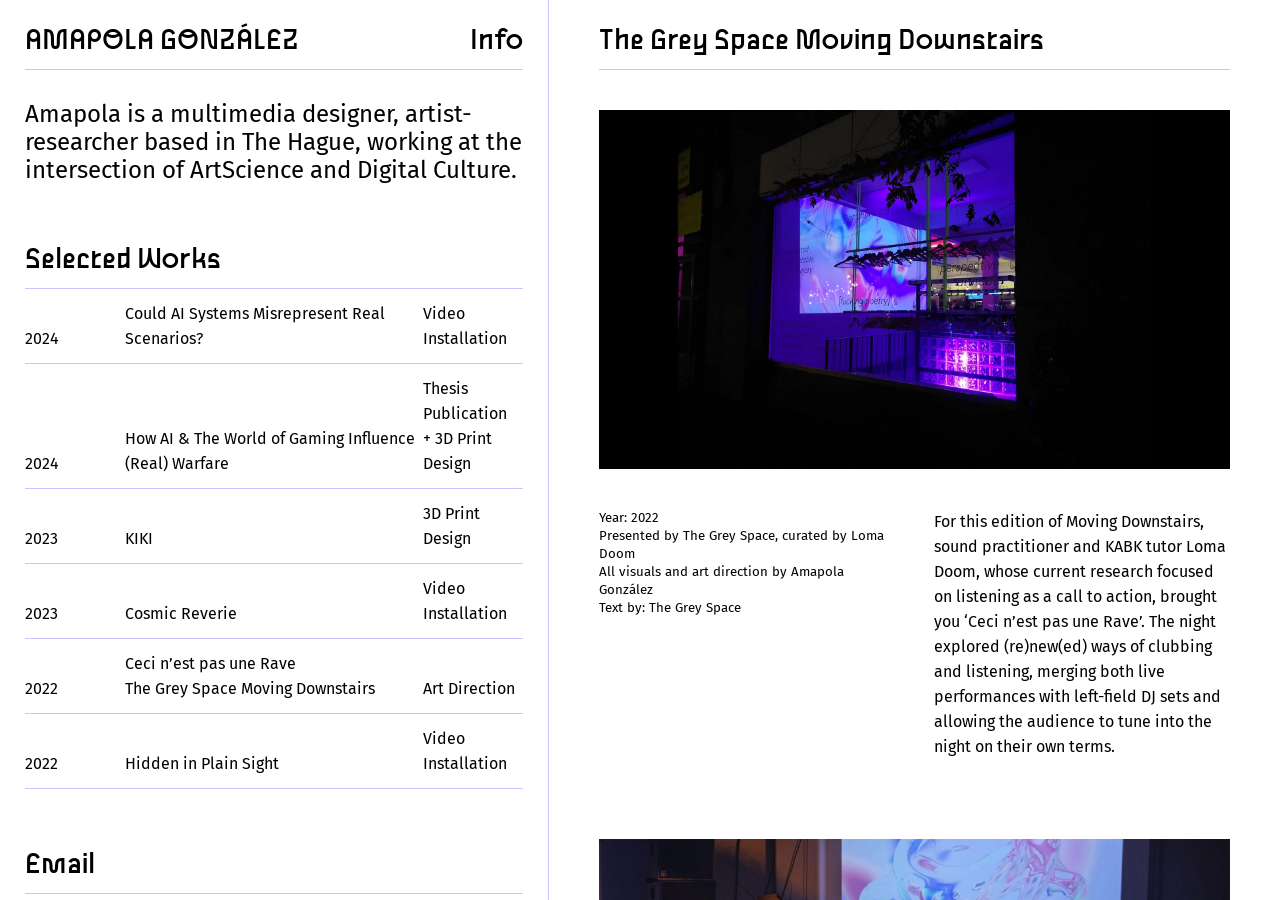
<file: the-grey-space-2022-moving-downstairs.html>
<!DOCTYPE html>
<html lang="en">
<head>
    <meta charset="UTF-8">
    <meta name="viewport" content="width=device-width, initial-scale=1.0">
    <link rel="stylesheet" href="style.css">
    
    <title>The Grey Space Moving Downstairs</title>
    <link rel="icon" type="image/x-icon" href="/assets/images/favicon/icon.png">


<link rel="preconnect" href="https://fonts.googleapis.com">
<link rel="preconnect" href="https://fonts.gstatic.com" crossorigin>
<link href="https://fonts.googleapis.com/css2?family=Fira+Sans:ital,wght@0,100;0,200;0,300;0,400;0,500;0,600;0,700;0,800;0,900;1,100;1,200;1,300;1,400;1,500;1,600;1,700;1,800;1,900&family=Signika:wght@300..700&display=swap" rel="stylesheet">

<link rel="preconnect" href="https://fonts.googleapis.com">
<link rel="preconnect" href="https://fonts.gstatic.com" crossorigin>
<link href="https://fonts.googleapis.com/css2?family=Fira+Mono:wght@400;500;700&display=swap" rel="stylesheet">
</head>
<body>
<div class="grid-container">
    
    <div class="grid-item grid-item-1">
        <div class="subgrid-sidebar-item subgrid-sidebar-item-1">
            <div class="header-subgrid-item header-subgrid-item-1">
            <a href="index.html"><h1 class="name">AMAPOLA GONZÁLEZ</h1></a>
            </div>
            <div class="header-subgrid-item header-subgrid-item-2">
            <a href="about.html"><h1 id="info">Info</h1></a>
            </div>
            
        </div>
        <div class="subgrid-sidebar-item subgrid-sidebar-item-2">
            <h2>Amapola is a multimedia designer, artist-researcher based in The Hague, working at the intersection of ArtScience and Digital Culture.</h2>
        </div>

        <div class="subgrid-sidebar-item subgrid-sidebar-item-4">

            <div class="artworks-comissions-list"><h1>Selected Works</h1></div>
            

            <a href="kabk-2024-gd-grad-show.html"><div class="innergrid-work-item innergrid-work-item-1">

                <div class="work-item work-item-1">
                <h4>2024</h4>
                </div>
                <div class="work-item work-item-2">
                <h4>Could AI Systems Misrepresent Real Scenarios?</h4>
                </div>
                <div class="work-item work-item-3">
                <h4>Video Installation</h4>
                </div>
                
            </div></a>
            
          
            <a href="kabk-2024-gd-graduation-thesis.html"><div class="innergrid-work-item innergrid-work-item-2">

                <div class="work-item work-item-1">
                <h4>2024</h4>
                </div>
                <div class="work-item work-item-2">
                <h4>How AI & The World of Gaming Influence (Real) Warfare</h4>
                </div>
                <div class="work-item work-item-3">
                <h4>Thesis Publication<br>+ 3D Print Design</h4>
                </div>

            </div></a>
            

            <a href="kabk-2023-3d-lab-kiki-bag.html"><div class="innergrid-work-item innergrid-work-item-3">

                <div class="work-item work-item-1">
                <h4>2023</h4>
                </div>
                <div class="work-item work-item-2">
                <h4>KIKI</h4>
                </div>
                <div class="work-item work-item-3">
                <h4>3D Print Design</h4>
                </div>

            </div></a>

            <a href="kabk-2023-buffering-exhibition.html"><div class="innergrid-work-item innergrid-work-item-5">

                <div class="work-item work-item-1">
                <h4>2023</h4>
                </div>
                <div class="work-item work-item-2">
                <h4>Cosmic Reverie</h4>
                </div>
                <div class="work-item work-item-3">
                <h4>Video Installation</h4>
                </div>

            </div></a>
            

            <a href="the-grey-space-2022-moving-downstairs.html"><div class="innergrid-work-item innergrid-work-item-4">

                <div class="work-item work-item-1">
                <h4>2022</h4>
                </div>
                <div class="work-item work-item-2">
                <h4>Ceci n’est pas une Rave <br> The Grey Space Moving Downstairs</h4>
                </div>
                <div class="work-item work-item-3">
                <h4><br>Art Direction</h4>
                </div>

            </div></a>
            


            <a href="kabk-2022-roots-exhibition.html"><div class="innergrid-work-item innergrid-work-item-5">

                <div class="work-item work-item-1">
                <h4>2022</h4>
                </div>
                <div class="work-item work-item-2">
                <h4>Hidden in Plain Sight</h4>
                </div>
                <div class="work-item work-item-3">
                <h4>Video Installation</h4>
                </div>

            </div></a>
            
            

        </div>
        <div class="subgrid-sidebar-item subgrid-sidebar-item-5">
            <div class="footer-item footer-item-1"><a href="mailto:hello@amapolagonzalez.com"><h1 id="email">Email</h1></a></div>
            <div class="footer-item footer-item-2"><h4>© 2024 Amapola González</h4></div>
        </div>
    </div>

    <div class="grid-item grid-item-2">

            <div class="content-subgrid-sidebar-item content-subgrid-sidebar-item-1">
                <div class="mobile-header-subgrid-item header-subgrid-item-1">
                <a href="index.html"><h1 class="name">AMAPOLA GONZÁLEZ</h1></a>
                </div>
                
                <div class="mobile-header-subgrid-item header-subgrid-item-1">
                    <a href="index.html"><a href="artworks.html"><h1 id="top-mobile" class="artworks">Artworks</h1></a></h1></a>
                    </div>
    
                <div class="mobile-header-subgrid-item header-subgrid-item-1">
                    <a href="about.html"><h1 class="info" id="info">Info</h1></a>
                    </div>
            </div>

             <div class="slideshow-grid">

            <div class="slideshow-item slideshow-item-1"><h1 id="top-desktop">The Grey Space Moving Downstairs</h1></div>
            
            <div class="cover-single-slideshow-item">
                <div class="slideshow-item-grid slideshow-item-grid-3"><img src="assets/images/Portfolio Images/grey-space/cover-grey-space.webp" alt="grad-show-3"  width="100%" height="100%"></div>
            </div>

            <div class="slideshow-item slideshow-item-3">
                <div class="slideshow-item-grid slideshow-item-grid-1"><h5>
                    Year: 2022
                    <br>
                    Presented by The Grey Space, curated by Loma Doom
                    <br>
                    All visuals and art direction by Amapola González
                    <br>
                    Text by: The Grey Space
                    </h5></div>
                <div class="slideshow-item-grid slideshow-item-grid-2">
                    <p>
                    For this edition of Moving Downstairs, sound practitioner and KABK tutor Loma Doom, whose current research focused on listening as a call to action, brought you ‘Ceci n’est pas une Rave’. The night explored (re)new(ed) ways of clubbing and listening, merging both live performances with left-field DJ sets and allowing the audience to tune into the night on their own terms.
                    </p>
                </div>
            </div>

            <div class="single-slideshow-item">
                <div class="slideshow-item-grid slideshow-item-grid-3"><img src="assets/images/Portfolio Images/grey-space/grey-space-nar.webp" alt="grad-show-3"  width="100%" height="100%"></div>
            </div>

            <div class="slideshow-item slideshow-item-5">
                <div class="slideshow-item-grid slideshow-item-grid-3"><img src="assets/images/Portfolio Images/grey-space/grey-space-listening.webp" alt="grad-show-3"  width="100%" height="100%"></div>
                <div class="slideshow-item-grid slideshow-item-grid-3"><img src="assets/images/Portfolio Images/grey-space/grey-space-poster.webp" alt="grad-show-3"  width="100%" height="100%"></div>
            </div>

            <!-- Left footer -->
            <div class="slideshow-item slideshow-item-7">
                <div class="mobile-artworks-navigation">
                    <a href="kabk-2022-roots-exhibition.html"><h1>Next Project&rarr;</h1></a>
                </div>

                <div class="mobile-artworks-navigation">
                    <a class="top-desktop" href="#top-desktop"><h1>Top&uarr;</h1></a>
                    <a class="top-mobile" href="#top-mobile"><h1>Top&uarr;</h1></a>
                </div>
            </div>

        </div>
    </div>
</div>
    
</body>
</html>
</file>
<file: style.css>
* {
    padding: 0;
    margin: 0;
    text-decoration: none;
    -webkit-tap-highlight-color: transparent;
    font-family: "Fira Sans", sans-serif;
    font-weight: 400;
    font-style: normal;

    video {object-fit: fill}
    
}

/* Hide scrollbar for Chrome, Safari and Opera */
.grid-item::-webkit-scrollbar {
    display: none;
    }
  
  /* Hide scrollbar for IE, Edge and Firefox */
  .grid-item {
    -ms-overflow-style: none;  /* IE and Edge */
    scrollbar-width: none;  /* Firefox */
    } 

/* FONTS */

.fira-sans-regular {
    font-family: "Fira Sans", sans-serif;
    font-weight: 400;
    font-style: normal;
  }

@font-face {
    font-family: 'gulax';
    src: url(assets/fonts/Gulax-Regular.woff2);
}


/* video {object-fit: fill} */

a {
    color: rgba(0, 0, 0, 1);
}

a:visited {
    color: rgba(0, 0, 0, 1);
}

#thesis-link {
    color: #00FF00;
}

h6 {
    font-family: 'gulax';
    border-bottom: rgba(0, 0, 0, 1) solid 0.063rem;
    
}



/* Desktop Style */
@media screen and (min-width: 1024px) {

#index-video {
    display: none;
}

#about-mobile {
    display: none;
}

#mobile-footer {
    display: none;
}

.index-sidebar-title{
        display: none; 
}


.name-contact {
    display: none;
    
}

.top-mobile {
    display: none;
}
     
h1 {
font-size: 2em;
font-family: gulax;

} 

h2 {
    font-size: 1.5em;
}

h3 {
    font-size: 1.17em;

}

h4 {
    font-size: 1rem;
    line-height: 1.563rem;
   
}

.h4-footer {
display: none;
    
}

h5 {
    line-height: 1.125rem;
}

h10{
    font-size: 2em;
    line-height: 2.5rem;
}

p {
    line-height: 1.563rem;
}



a:hover {
    color: rgba(160, 129, 255, 0.5);
}

#email:hover {
    color: rgba(160, 129, 255, 0.5);
     
}



/* GRID CONTAINER */

.mobile-header-subgrid-item{
    display: none;
}
.grid-container{
    overflow-y: hidden;
    width: 100vw;
    height: 100vh;
    display: grid;
    grid-template-columns: 3fr 4fr;
}

.grid-item {
    overflow-y: scroll;
}

.grid-item-1 {
    display: grid;
    row-gap: 0.625rem;
    
    border-right: rgba(160, 129, 255, 0.5) solid 0.063rem;
}

/* SIDEBAR */
.desktop-subgrid-sidebar{
    display: none;
}

.subgrid-sidebar-item {
    padding: 1.563rem;
}

/* MENU */

.subgrid-sidebar-item-1 {
    display: grid;
    grid-template-columns: 1fr 0fr;
    height: 0vh;
    border: none;
}

.mobile-subgrid-sidebar-item-1 {
    display: none;

}


.header-subgrid-item {
    padding-bottom: 0.75rem;
    border-bottom: rgba(160, 129, 255, 0.5) solid 0.063rem;

}

.mobile-header-subgrid-item {

display: none;

}

/* BIO */

.subgrid-sidebar-item-2 {
    padding-top: 2.5rem;
}

/* ARTWORKS & COMISSIONS */
.artworks-comissions-list {
    padding-bottom: 0.75rem;
    border-bottom: rgba(160, 129, 255, 0.5) solid 0.063rem;
    
}


.work-item {
    display: flex;
    align-items: flex-end;
    border-bottom: rgba(160, 129, 255, 0.5) solid 0.063rem;
    padding-bottom: 0.75rem;
    
}

.innergrid-work-item {
    display: grid;
    row-gap: 1.25rem;
    grid-template-columns: 1fr 3fr 1fr;
    padding: 0.75rem 0rem 0rem;
    
}


/* FOOTER */
.subgrid-sidebar-item-5 {
    display: grid;
    grid-template-rows: 1fr 0fr;
    row-gap: 1.25rem;
}

.footer-item-1 {
    display: flex;
    align-items: flex-end;
    padding-bottom: 0.75rem;
    border-bottom: rgba(160, 129, 255, 0.5) solid 0.063rem;
}


/* CONTENT - LEFT SIDEBAR*/
.grid-item-2 {
    display: grid;
    grid-template-rows: repeat(5, 0fr);
    padding: 1.563rem 3.125rem 1.563rem 3.125rem;
}

/* INDEX SLIDESHOW */

.index-slideshow-item-1 {
    padding-bottom: 0.75rem;  
 
}




/* SLIDESHOW */

.slideshow-item {
    column-gap: 2.5rem;
}


.slideshow-item-1 {
    border-bottom: rgba(160, 129, 255, 0.5) solid 0.063rem;
    padding-bottom: 0.75rem;    
}

.slideshow-item-2 {
    display: grid;
    grid-template-columns: 1fr;
    column-gap: 2.5rem;
    padding: 2.5rem 0rem 2.5rem 0rem;
}

.index-double-slideshow-item {
    display: grid;
    grid-template-columns: 1fr 1fr;
    column-gap: 2.5rem;
    row-gap: 2.5rem;

}


.index-double-slideshow-item-2 {
    display: grid;
    grid-template-columns: 1fr 1fr;
    column-gap: 2.5rem;
    /* padding: 2.5rem 0rem 2.5rem 0rem; */
}

.double-slideshow-item-2 {
    display: grid;
    grid-template-columns: 1fr 1fr;
    column-gap: 2.5rem;
    padding: 2.5rem 0rem 2.5rem 0rem;
}

.cover-double-slideshow-item {

    display: grid;
    grid-template-columns: 1fr 1fr;
    column-gap: 2.5rem;
    padding: 2.5rem 0rem 2.5rem 0rem;

}

.slideshow-item-3 {
    display: grid;
    grid-template-columns: 1fr 1fr;
    column-gap: 2.5rem;
    padding: 2.5rem 0rem 2.5rem 0rem;
    /* border-bottom: rgba(160, 129, 255, 0.5) solid 0.063rem; */
}

.double-slideshow-item-grid-3 {
    display: grid;
    grid-template-rows: 1fr 1fr;
    row-gap: 2.5rem;
    

}

.slideshow-item-4 {
    display: grid;
    grid-template-columns: 1fr 1fr;
    padding-top: 2.5rem;
    
    

}



.subgrid-item-1 {
    display: grid;
    grid-template-rows: 1fr 1fr;
    row-gap: 2.5rem;
}

.single-slideshow-item {
    display: grid;
    grid-template-columns: 1fr;
    column-gap: 2.5rem;
    padding-top: 2.5rem;
}


.profile-picture-single-slideshow-item {
    display: grid;
    grid-template-columns: 1fr;
}



.cover-single-slideshow-item {

    display: grid;
    grid-template-columns: 1fr;
    column-gap: 2.5rem;
    padding-top: 2.5rem;

}

.index-single-slideshow-item {
    display: grid;
    grid-template-columns: 1fr;
    column-gap: 2.5rem;
    row-gap: 2.5rem;
}

.slideshow-item-5 {
    display: grid;
    grid-template-columns: 1fr 1fr;
    padding: 2.5rem 0rem 0rem 0rem;

}

.slideshow-item-6 {
    display: grid;
    grid-template-columns: 1fr 1fr;


}

.slideshow-item-7 {
    display: grid;
    grid-template-columns: 1fr 0fr;

    
    border-top: rgba(160, 129, 255, 0.5) solid 0.063rem;
    margin: 3.1rem 0rem 0rem 0rem;

  
}

.mobile-artworks-navigation {
    padding: 1rem 0rem 0rem 0rem;
    
}


/* ABOUT SLIDESHOW */

.about-slideshow-item {
    padding-bottom: 0.75rem;
    
}

.about-slideshow-item-2 {
    padding-top: 1.563rem;
    padding-bottom: 1.563rem;
}

.about-slideshow-item-3 {
    padding-top: 0.75rem;
    padding-bottom: 0.75rem;
    border-bottom: rgba(160, 129, 255, 0.5) solid 0.063rem;

} 

.about-slideshow-item-4 {
    padding-top: 1.563rem;
    padding-bottom: 1.563rem;

} 

}


/* mobile styles */
@media screen and (min-width: 320px) and (max-width: 1023px){

    .name {

        /* background-color:  rgba(160, 129, 255, 0.2); */
        text-decoration: underline rgba(160, 129, 255, 0.5) solid 0.063rem;
        text-underline-offset: 0.25rem;
        padding-top: 0.125rem;
        font-size: 1rem;

        
    }

    .info {
        text-decoration: underline rgba(160, 129, 255, 0.5) solid 0.063rem;
        text-underline-offset: 0.25rem;

        padding-top: 0.125rem;
        font-size: 1rem;

            
        
    }

    .artworks {

        text-decoration: underline rgba(160, 129, 255, 0.5) solid 0.063rem;
        text-underline-offset: 0.25rem;
    
        padding-top: 0.125rem;
        font-size: 1rem;
    }
    

    .name-contact {
            font-family: gulax;
            font-size: 2.5rem;
            border-bottom: rgba(160, 129, 255, 0.5) solid 0.063rem;
            padding-bottom: 0.75rem;
    }


    .index-sidebar-title{
        display: none;
    }

    .index-right-image {
        display: none;
    }

    #info-desktop {
        display: none;
    }

    .top-desktop {
        display:none;
    }

    h1 {
    font-size: 2rem;
    font-family: gulax;

    } 
    
    h2 {
        font-size: 1.5rem;
    }
    
    h3 {
        font-size: 1.17rem;
    
    }
    
    h4 {
        font-size: 0.8rem;
        line-height: 1.188rem;
    }

   .h4-2 {
        /* font-family: 'gulax'; */
        font-size: 0.75rem;
        line-height: 1.063rem;
    }

    .h4-footer {
        font-family: gulax;
        padding-top: 0.1rem;
        padding-bottom: 0.938rem;
        
    }

    .h4-artworks-footer {
        font-family: gulax;
        padding-top: 0.938rem;;
        padding-bottom: 0.938rem;

    }


    h5 {
        line-height: 0.75rem;
        font-size: 0.6rem;
    }

    .h5-single-block{
        padding-bottom: 1.875rem;
    }
    
    h10{
        font-size: 1rem;
        line-height: 1.375rem;
    }

    p {
        line-height: 1.425rem;
        font-size: 1rem;
        padding-bottom: 3rem;
    }


    /* GRID CONTAINER */
    .grid-container{
        overflow-y: hidden;
        width: 100vw;
        height: 100vh;
        display: grid;
        grid-template-columns: 1fr;
    }
    
    .grid-item {
        overflow-y: scroll;
    }
    
    .grid-item-1 {
        display: grid;
        row-gap: 0.625rem;
        padding: 1.563rem;
        border-right: rgba(160, 129, 255, 0.5) solid 0.063rem;
        display: none;
    }
    
    /* SIDEBAR */
    .content-subgrid-sidebar-item-1 {
        display: grid;
        grid-template-columns: auto 1fr 0fr;

        padding: 1.25rem 1.25rem 1.25rem 1.25rem;
        text-align: center;

        

        

        
    }


    .content-subgrid-sidebar-item-2 {
        display: grid;
        grid-template-columns: 1fr 1fr;
        height: 0vh;
        padding-top: 0.75rem;

    }
    

    .header-subgrid-item-1{
        text-align: center;
   
    }
    

    /* ARTWORKS & COMISSIONS */

    #artworks-comission-title{
        padding-top: 0.85rem;
        padding-bottom: 0.3rem;

    }

    #artworks {
        color:  rgba(160, 129, 255, 0.5);

    }

    .artworks-comissions-list {
    border-bottom: rgba(160, 129, 255, 0.5) solid 0.063rem;
    padding-bottom: 0.3rem;
    
    }

    .subgrid-sidebar-item {
        padding: 1.25rem 1.25rem 1.25rem 1.25rem;
    }
    
    .subgrid-sidebar-item-3 {
        display: flex;
        align-items: flex-end;
        border-bottom: rgba(160, 129, 255, 0.5) solid 0.063rem;
        padding-bottom: 0.5rem; 
    
    }

    .subgrid-sidebar-item-4 {
        /* padding: 2.5rem 1.25rem 1.25rem 1.25rem; */
        padding: 2.5rem 0rem 1.25rem 0rem;

    }
    
    .work-item {
        border-bottom: rgba(160, 129, 255, 0.5) solid 0.063rem;
         padding: 16px;
    }

    
    
    .innergrid-work-item {
        display: grid;
        row-gap: 1.25rem;
        grid-template-columns: auto 2fr 1fr;

    
        
    }
    
    /* SELECTED WORKS */
    
    /* FOOTER */
    .subgrid-sidebar-item-5 {
        display: grid;
        grid-template-rows: 1fr 0fr;
        padding: 0px;
    }
    
    .footer-item-1 {
        display: flex;
        align-items: flex-end;
        padding-bottom: 0.5rem;
        border-bottom: rgba(160, 129, 255, 0.5) solid 0.063rem;
        
    }



    .footer{
        
        padding-top: 10.5rem;
        font-family: gulax;

    }
    
    
    /* CONTENT - LEFT SIDEBAR*/
    .grid-item-2 {
        display: grid;
        grid-template-rows: repeat(5, 0fr);
        padding: 0.65rem 0.5rem 0rem 0.5rem;
    }

    a:hover {
        color: rgba(160, 129, 255, 0.5);
    }
    
    /* INDEX SLIDESHOW */
    
    .index-slideshow-item-1 {
        /* padding-top: 3.1rem;
        padding-bottom: 0.5rem; */
        display: none;
    }
    
    
    
    /* SLIDESHOW */
    .slideshow-grid {
        padding: 2.5rem 0rem 0rem 0rem;
        display: grid;
        grid-template-rows: auto auto auto auto;
        
    }
    .slideshow-item {
        column-gap: 2.5rem;
    }
    
    
    .slideshow-item-1 {
        border-bottom: rgba(160, 129, 255, 0.5) solid 0.063rem;
        padding-bottom: 0.3rem;    

    }
    
    
    .slideshow-item-2 {
        display: grid;
        grid-template-columns: 1fr 1fr;
        column-gap: 0.55rem;
        padding: 0.5rem 0rem 0.5rem 0rem;
    }
    
    
    .index-double-slideshow-item-2 {
        display: grid;
        grid-template-columns: 1fr 1fr;
        column-gap: 0.55rem;
        padding: 0.55rem 0rem 0rem 0rem;
        
    }

    
    .double-slideshow-item-2 {
        display: grid;
        grid-template-columns: 1fr 1fr;
        column-gap: 0.55rem;
        row-gap: 1rem;
        padding: 0.55rem 0rem 0rem 0rem;
    }

    .cover-double-slideshow-item {

        display: grid;
        grid-template-columns: 1fr 1fr;
        column-gap: 0.55rem;
        row-gap: 1rem;
        padding: 2rem 0px 0rem 0px;
    
    }
    
    
    .slideshow-item-3 { 
        display: grid;
        grid-template-rows: 1fr;
        row-gap: 2rem;
        padding: 2rem 0rem 0rem 0rem;
        /* border-bottom: rgba(160, 129, 255, 0.5) solid 0.063rem; */
    }
    
    .double-slideshow-item-grid-3 {
        display: grid;
        grid-template-rows: 1fr 1fr;
        row-gap: 0.55rem;
    }
    
    .slideshow-item-4 {
        display: grid;
        grid-template-columns: 1fr 1fr;
        column-gap: 0.55rem;
        padding-top: 0.55rem;
    }

    
    .subgrid-item-1 {
        display: grid;
        grid-template-rows: 1fr 1fr;
        row-gap: 0.55rem;
    }
    
    .single-slideshow-item {
        padding: 0.55rem 0rem 0rem 0rem;
    }

    
    .profile-picture-single-slideshow-item {
        padding: 0.55rem 0rem 0rem 0rem;
    }


    .cover-single-slideshow-item {

        display: grid;
        grid-template-columns: 1fr;
        column-gap: 0.55rem;
        row-gap: 1rem;
        padding: 2rem 0px 0rem 0px;
    
    }

    
    .slideshow-item-5 {
        display: grid;
        grid-template-columns: 1fr 1fr;
        column-gap: 0.55rem;
        padding: 0.55rem 0rem 0rem 0rem;
    
    }
    
    .slideshow-item-6 {
        display: grid;
        grid-template-columns: 1fr 1fr;
    }
    
    .slideshow-item-7 {
        display: grid;
        grid-template-columns: 1fr 0fr;

        
        border-top: rgba(160, 129, 255, 0.5) solid 0.063rem;
        margin: 3.1rem 0rem 0rem 0rem;
    }

    .mobile-artworks-navigation {
        padding: 1rem 0rem 1rem 0rem;
    }

    /* ABOUT SLIDESHOW */
    .about-slideshow-grid {
        padding: 2.5rem 0rem 1.25rem 0rem;
        display: grid;
        grid-template-rows: auto auto auto auto;
        
    }

    
    .about-slideshow-item-1 {
        border-bottom: rgba(160, 129, 255, 0.5) solid 0.063rem;
        padding-bottom: 0.3rem;
        
    }
    
    .about-slideshow-item-2 {
        padding-top: 1rem;
        padding-bottom: 0.5rem;
        
    }

    .about-slideshow-item-3 {
        padding-top: 0.85rem;
        border-bottom: rgba(160, 129, 255, 0.5) solid 0.063rem;
       padding-bottom: 0.3rem;
        padding-top: 3.1rem;
      
    
    }

    .about-slideshow-item-4 {
        padding-top: 1rem;
        padding-bottom: 1rem;
        
    }

    
    }
</file>
